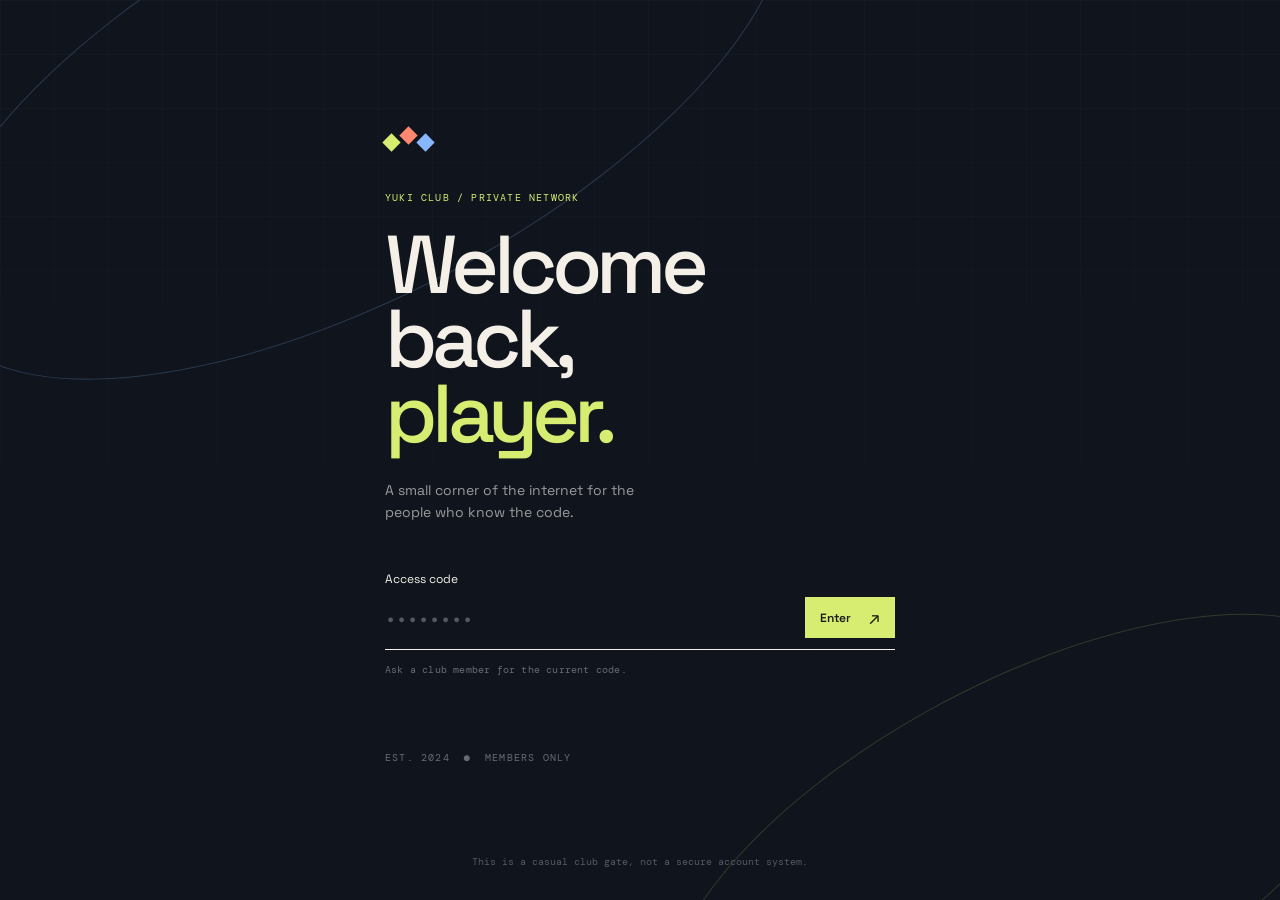
<file: index.html>
<!doctype html>
<html lang="en">
  <head>
    <meta charset="UTF-8" />
    <meta name="viewport" content="width=device-width, initial-scale=1.0" />
    <meta name="theme-color" content="#0c1017" />
    <title>Yuki Club OS</title>
    <link rel="preconnect" href="https://fonts.googleapis.com" />
    <link rel="preconnect" href="https://fonts.gstatic.com" crossorigin />
    <link href="https://fonts.googleapis.com/css2?family=DM+Mono:wght@400;500&family=Space+Grotesk:wght@400;500;600;700&display=swap" rel="stylesheet" />
    <link rel="stylesheet" href="styles.css" />
  </head>
  <body>
    <main id="gate" class="gate-screen">
      <div class="gate-grid"></div>
      <div class="gate-orbit orbit-one"></div>
      <div class="gate-orbit orbit-two"></div>
      <section class="gate-card" aria-labelledby="gate-title">
        <div class="brand-mark" aria-hidden="true"><span></span><span></span><span></span></div>
        <p class="eyebrow">YUKI CLUB / PRIVATE NETWORK</p>
        <h1 id="gate-title">Welcome back,<br /><em>player.</em></h1>
        <p class="gate-copy">A small corner of the internet for the people who know the code.</p>
        <form id="access-form" class="access-form">
          <label for="access-code">Access code</label>
          <div class="code-row">
            <input id="access-code" name="access-code" type="password" autocomplete="off" placeholder="••••••••" autofocus />
            <button type="submit" aria-label="Enter Yuki Club"><span>Enter</span><strong>↗</strong></button>
          </div>
          <p id="gate-message" class="form-message" role="status">Ask a club member for the current code.</p>
        </form>
        <div class="gate-footer"><span>EST. 2024</span><span>●</span><span>MEMBERS ONLY</span></div>
      </section>
      <p class="gate-note">This is a casual club gate, not a secure account system.</p>
    </main>

    <main id="desktop" class="desktop hidden" aria-label="Yuki Club desktop">
      <div class="wallpaper-noise"></div>
      <div class="desktop-icons" aria-label="Desktop apps">
        <button class="desktop-icon" id="sites-app">
          <span class="desktop-icon-art sites-art">↗</span>
          <strong>Unlocked<br />Sites</strong>
        </button>
        <button class="desktop-icon" id="chat-app">
          <span class="desktop-icon-art chat-art">≋</span>
          <strong>Yuki Chat</strong>
        </button>
        <button class="desktop-icon" id="steam-app">
          <span class="desktop-icon-art steam-art">S</span>
          <strong>Steam (but<br />funnier)</strong>
        </button>
        <button class="desktop-icon" id="games-folder">
          <span class="desktop-icon-art folder-art">▰</span>
          <strong>Game Shelf</strong>
        </button>
        <button class="desktop-icon" id="notes-app">
          <span class="desktop-icon-art notes-art">≡</span>
          <strong>club_notes.txt</strong>
        </button>
      </div>
      <header class="topbar">
        <div class="topbar-left"><button class="apple-button" id="apple-menu" aria-label="Open system menu">◒</button><span class="active-app">Yuki Club OS</span></div>
        <div class="topbar-right"><span class="connection"><i></i> CLUB-NET</span><span id="clock">09:41</span><button id="lock-button" class="icon-button" aria-label="Lock screen">⌑</button></div>
      </header>

      <section class="desktop-content">
        <div class="desktop-intro">
          <div><p class="eyebrow">YUKI OS / HOME</p><h2>Make some<br /><em>noise.</em></h2></div>
          <div class="intro-meta"><span class="live-dot"></span><span>6 players online</span><small>THU · 04 SEP 2026</small></div>
        </div>
        <div class="toolbar">
          <div class="search-wrap"><span>⌕</span><input id="game-search" type="search" placeholder="Find a game" /></div>
          <div class="filter-tabs" role="tablist" aria-label="Game categories"><button class="filter active" data-filter="all">All games</button><button class="filter" data-filter="arcade">Arcade</button><button class="filter" data-filter="quick">Quick play</button></div>
        </div>
        <div class="section-heading"><span>THE SHELF</span><span id="game-count">15 TITLES</span></div>
        <div id="game-grid" class="game-grid"></div>
      </section>

      <aside class="side-panel" aria-label="Club activity"><div class="panel-label">NOW PLAYING <span class="pulse"></span></div><div class="now-playing"><div class="mini-art art-green">◒</div><div><strong>Club session</strong><span>Waiting for players</span></div></div><div class="panel-rule"></div><div class="panel-label">UP NEXT</div><div class="queue-item"><span class="queue-number">01</span><div><strong>Choose your fighter</strong><span>Open a game to start</span></div><span class="queue-arrow">↗</span></div><div class="panel-rule"></div><div class="quote">“The best games are the ones you talk about tomorrow.”<span>— CLUB NOTE 014</span></div></aside>
      <nav class="dock" aria-label="Quick launch"><button class="dock-icon dock-home" data-action="home" aria-label="Home">⌂</button><button class="dock-icon" data-action="search" aria-label="Search games">⌕</button><span class="dock-divider"></span><button class="dock-icon dock-activity" data-action="activity" aria-label="Activity">✦</button><button class="dock-icon" data-action="lock" aria-label="Lock screen">⌑</button></nav>
      <div id="system-menu" class="system-menu hidden"><strong>Yuki Club OS</strong><button id="menu-lock">Lock screen <span>⌘ L</span></button><button id="menu-exit">Exit to gate <span>↗</span></button></div>
      <div id="sites-window" class="sites-window hidden" role="dialog" aria-modal="true" aria-labelledby="sites-title"><div class="sites-titlebar"><div class="window-controls"><button class="window-close" id="close-sites" aria-label="Close Unlocked Sites">×</button><span></span><span></span></div><strong id="sites-title">Unlocked Sites</strong><span class="steam-build">club-only shortcuts</span></div><div class="sites-body"><p class="eyebrow">YUKI OS / UNLOCKED</p><h3>Things worth<br /><em>clicking.</em></h3><p class="sites-note">Private links will appear here when the club adds them.</p><div id="sites-grid" class="sites-grid"></div></div></div>
      <div id="chat-window" class="chat-window hidden" role="dialog" aria-modal="true" aria-labelledby="chat-title"><div class="chat-titlebar"><div class="window-controls"><button class="window-close" id="close-chat" aria-label="Close Yuki Chat">×</button><span></span><span></span></div><strong id="chat-title">Yuki Chat</strong><span class="chat-build">club comms / <span id="chat-connection">LOCAL</span></span></div><div class="chat-body"><aside class="chat-serverbar"><div class="server-mark">Y</div><div class="server-separator"></div><button class="server-dot active">GC</button><button class="server-dot">+</button></aside><aside class="channel-sidebar"><div class="channel-heading"><strong>YUKI CLUB</strong><span>⌄</span></div><div class="channel-section">TEXT CHANNELS <button>+</button></div><button class="channel active"># general</button><button class="channel"># game-talk</button><button class="channel"># clips-and-wins</button><div class="channel-section voice-heading">VOICE <button>+</button></div><button class="channel">◖ lounge</button><div class="chat-user"><span class="user-avatar" id="chat-user-avatar">?</span><div><strong id="chat-user-name">Guest</strong><small>online</small></div><button id="chat-change-name" aria-label="Change display name">⚙</button></div></aside><section class="chat-main"><header class="chat-header"><div><strong># general</strong><span id="chat-topic">the lobby for excellent decisions</span></div><div class="chat-header-actions"><span id="chat-member-count">1 online</span><button aria-label="Search chat">⌕</button><button aria-label="Pinned messages">⌑</button></div></header><div id="chat-messages" class="chat-messages"></div><form id="chat-form" class="chat-compose"><button type="button" id="chat-add" aria-label="Add attachment">+</button><input id="chat-input" autocomplete="off" maxlength="500" placeholder="Message #general" /><button type="submit" aria-label="Send message">↗</button></form></section><aside class="member-sidebar"><div class="member-title">ONLINE — <span id="member-title-count">1</span></div><div id="member-list"></div></aside></div></div>
      <div id="name-modal" class="name-modal hidden" role="dialog" aria-modal="true" aria-labelledby="name-title"><div class="name-card"><p class="eyebrow">YUKI CHAT / FIRST RUN</p><h3 id="name-title">What should<br /><em>we call you?</em></h3><p>Your name is only used for this club chat and can be changed later.</p><form id="name-form"><input id="name-input" maxlength="24" required autocomplete="nickname" placeholder="display name" /><button type="submit">Enter chat ↗</button></form></div></div>
      <div id="steam-window" class="steam-window hidden" role="dialog" aria-modal="true" aria-labelledby="steam-title"><div class="steam-titlebar"><div class="window-controls"><button class="window-close" id="close-steam" aria-label="Close Steam (but funnier)">×</button><span></span><span></span></div><strong id="steam-title">Steam (but funnier)</strong><span class="steam-build">v0.15 / definitely legal</span></div><div class="steam-body"><aside class="steam-sidebar"><strong>LIBRARY</strong><button class="steam-nav active">All games <span id="steam-count">15</span></button><button class="steam-nav">Recently played</button><button class="steam-nav">Favorites</button><div class="steam-sidebar-note">The games are real.<br />The store is not.</div><div class="import-tools"><label class="import-button">+ Add HTML game<input id="html-import" type="file" accept=".html,.htm" multiple /></label><label class="import-button">+ Add game folder<input id="folder-import" type="file" accept=".html,.htm" webkitdirectory directory multiple /></label><small>Saved only in this browser.</small></div></aside><section class="steam-library"><div class="steam-library-head"><div><p class="eyebrow">YUKI OS APP / LIBRARY</p><h3>Pick something<br /><em>dangerous.</em></h3></div><span class="steam-status">● ONLINE</span></div><div id="steam-grid" class="steam-grid"></div></section></div></div>
      <div id="game-window" class="game-window hidden" role="dialog" aria-modal="true" aria-labelledby="window-title"><div class="window-bar"><div class="window-controls"><button class="window-close" id="close-game" aria-label="Close game">×</button><button class="window-minimize" id="minimize-game" aria-label="Minimize game">−</button><button class="window-maximize" id="maximize-game" aria-label="Maximize game">□</button></div><strong id="window-title">Game</strong><div class="window-actions"><button id="open-game-tab" class="source-button">Open tab ↗</button><button id="open-source" class="source-button">Source ↗</button></div></div><div class="window-body"><div id="game-loader">Loading game...</div><div id="game-fallback" class="game-fallback hidden"><strong>This game blocked the in-app window.</strong><button id="fallback-game-tab">Open game in new tab ↗</button></div><iframe id="game-frame" title="YukiOS game" allow="fullscreen"></iframe></div></div>
    </main>
    <script src="app.js"></script>
  </body>
</html>
</file>
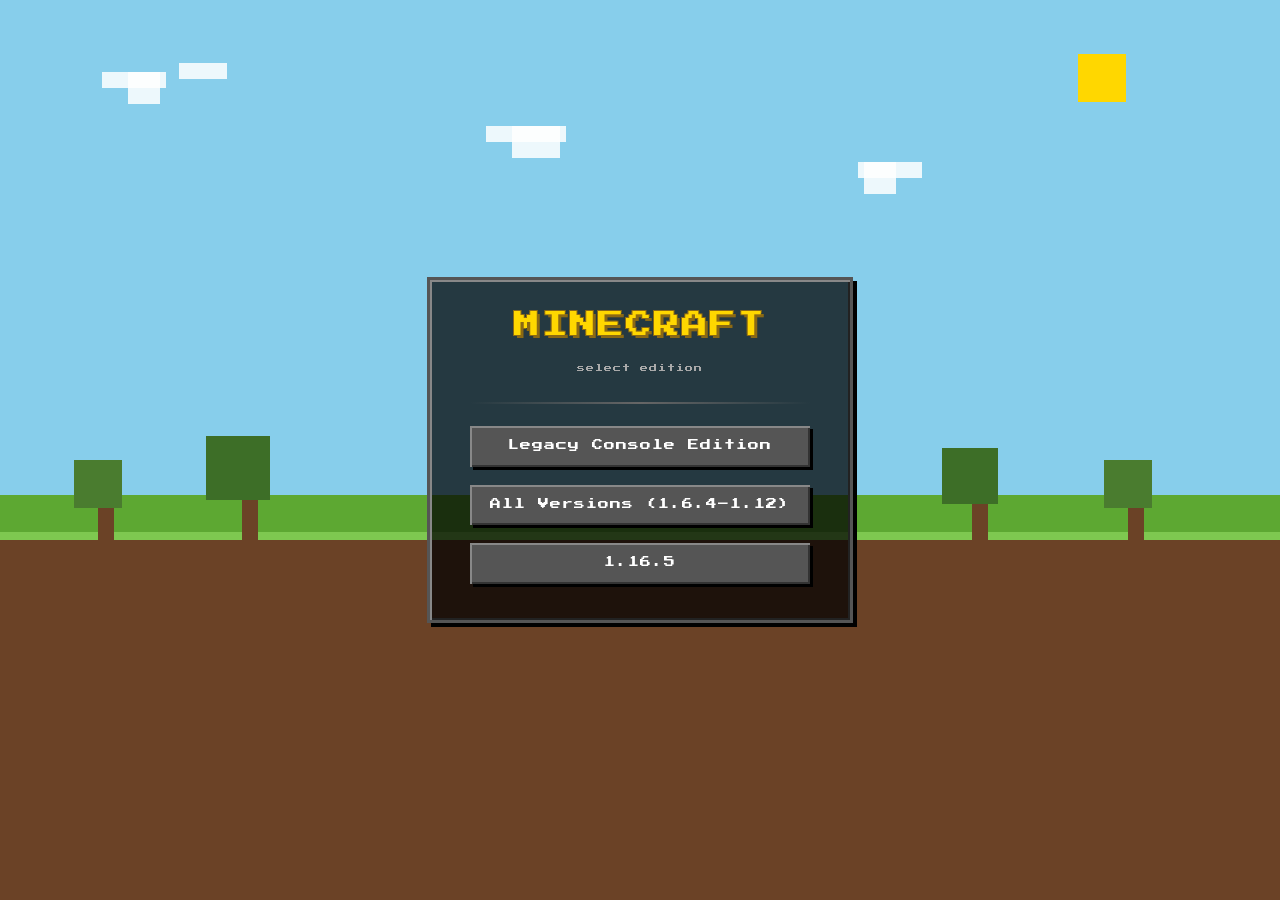
<file: games/minecraft/index.html>
<!doctype html>
<html lang="en">
  <head>
    <meta charset="UTF-8" />
    <meta name="viewport" content="width=device-width, initial-scale=1.0" />
    <title>Minecraft</title>
    <style>
      @import url("https://fonts.googleapis.com/css2?family=Press+Start+2P&display=swap");

      * {
        box-sizing: border-box;
        margin: 0;
        padding: 0;
      }

      html,
      body {
        width: 100%;
        height: 100%;
        overflow: hidden;
        background: #000;
        image-rendering: pixelated;
      }

      #bg {
        position: fixed;
        inset: 0;
        background: linear-gradient(
          180deg,
          #87ceeb 0%,
          #87ceeb 55%,
          #5da832 55%,
          #5da832 60%,
          #6b4226 60%,
          #6b4226 100%
        );
        overflow: hidden;
      }

      .cloud {
        position: absolute;
        background: #fff;
        opacity: 0.85;
        image-rendering: pixelated;
      }

      .sun {
        position: absolute;
        top: 6%;
        right: 12%;
        width: 48px;
        height: 48px;
        background: #ffd700;
        image-rendering: pixelated;
      }

      .grass-top {
        position: absolute;
        bottom: 40%;
        left: 0;
        right: 0;
        height: 8px;
        background: #7ec850;
      }

      .pixel-tree {
        position: absolute;
        bottom: 40%;
      }
      .tree-trunk {
        width: 16px;
        height: 32px;
        background: #6b4226;
        margin: 0 auto;
      }
      .tree-leaves {
        width: 48px;
        height: 48px;
        background: #4a7c2f;
        margin-left: -16px;
        margin-top: -32px;
      }

      iframe {
        width: 100%;
        height: 100%;
        border: none;
        display: block;
      }

      #menu {
        position: fixed;
        inset: 0;
        display: flex;
        flex-direction: column;
        justify-content: center;
        align-items: center;
        z-index: 20;
      }

      .mc-panel {
        background: rgba(0, 0, 0, 0.72);
        border: 3px solid #555;
        box-shadow:
          inset 2px 2px 0 #888,
          inset -2px -2px 0 #222,
          4px 4px 0 #000;
        padding: 32px 40px 36px;
        display: flex;
        flex-direction: column;
        align-items: center;
        gap: 18px;
        min-width: 360px;
      }

      .mc-title {
        font-family: "Press Start 2P", monospace;
        font-size: 26px;
        color: #ffd700;
        text-shadow:
          3px 3px 0 #8b6914,
          -1px -1px 0 #8b6914,
          1px -1px 0 #8b6914,
          -1px 1px 0 #8b6914;
        letter-spacing: 2px;
        margin-bottom: 8px;
        text-align: center;
      }

      .mc-subtitle {
        font-family: "Press Start 2P", monospace;
        font-size: 8px;
        color: #aaa;
        margin-bottom: 8px;
        letter-spacing: 1px;
      }

      .mc-btn {
        font-family: "Press Start 2P", monospace;
        font-size: 11px;
        color: #fff;
        background: #555;
        border: none;
        padding: 12px 20px;
        cursor: pointer;
        width: 100%;
        text-align: center;
        box-shadow:
          inset 2px 2px 0 #888,
          inset -2px -2px 0 #333,
          3px 3px 0 #000;
        letter-spacing: 1px;
        line-height: 1.5;
      }

      .mc-btn:hover {
        background: #6a8fad;
        box-shadow:
          inset 2px 2px 0 #a0c0e0,
          inset -2px -2px 0 #2a4a6a,
          3px 3px 0 #000;
        color: #fff;
      }

      .mc-btn:active {
        box-shadow:
          inset -2px -2px 0 #888,
          inset 2px 2px 0 #333,
          1px 1px 0 #000;
        transform: translate(2px, 2px);
      }

      .mc-divider {
        width: 100%;
        height: 2px;
        background: linear-gradient(90deg, transparent, #666, transparent);
        margin: 4px 0;
      }

      .disclaimer {
        position: fixed;
        top: 16px;
        left: 50%;
        transform: translateX(-50%);
        font-family: "Press Start 2P", monospace;
        font-size: 9px;
        background: rgba(0, 0, 0, 0.85);
        color: #aaa;
        padding: 12px 18px;
        border: 2px solid #555;
        box-shadow: 3px 3px 0 #000;
        z-index: 10;
        opacity: 1;
        transition: opacity 0.6s ease;
        pointer-events: none;
        white-space: nowrap;
        letter-spacing: 1px;
      }

      .disclaimer.hide {
        opacity: 0;
      }

      #gameFrame {
        display: none;
        width: 100%;
        height: 100%;
        border: none;
      }
    </style>
  </head>
  <body>
    <div id="bg">
      <div class="sun"></div>
      <div
        class="cloud"
        style="top: 8%; left: 8%; width: 64px; height: 16px"
      ></div>
      <div
        class="cloud"
        style="top: 8%; left: 10%; width: 32px; height: 32px"
      ></div>
      <div
        class="cloud"
        style="top: 7%; left: 14%; width: 48px; height: 16px"
      ></div>
      <div
        class="cloud"
        style="top: 14%; left: 38%; width: 80px; height: 16px"
      ></div>
      <div
        class="cloud"
        style="top: 14%; left: 40%; width: 48px; height: 32px"
      ></div>
      <div
        class="cloud"
        style="top: 18%; right: 28%; width: 64px; height: 16px"
      ></div>
      <div
        class="cloud"
        style="top: 18%; right: 30%; width: 32px; height: 32px"
      ></div>
      <div class="grass-top"></div>
      <div class="pixel-tree" style="left: 7%">
        <div class="tree-leaves"></div>
        <div class="tree-trunk"></div>
      </div>
      <div class="pixel-tree" style="left: 18%">
        <div
          class="tree-leaves"
          style="
            width: 64px;
            height: 64px;
            margin-left: -24px;
            margin-top: -48px;
            background: #3d6e27;
          "
        ></div>
        <div class="tree-trunk" style="height: 40px"></div>
      </div>
      <div class="pixel-tree" style="right: 10%">
        <div class="tree-leaves"></div>
        <div class="tree-trunk"></div>
      </div>
      <div class="pixel-tree" style="right: 22%">
        <div
          class="tree-leaves"
          style="
            width: 56px;
            height: 56px;
            margin-left: -20px;
            margin-top: -40px;
            background: #3d6e27;
          "
        ></div>
        <div class="tree-trunk" style="height: 36px"></div>
      </div>
    </div>

    <div id="menu">
      <div class="mc-panel">
        <div class="mc-title">MINECRAFT</div>
        <div class="mc-subtitle">select edition</div>
        <div class="mc-divider"></div>
        <button class="mc-btn" onclick="loadGame('lce')">
          Legacy Console Edition
        </button>
        <button class="mc-btn" onclick="loadGame('selenite')">
          All Versions (1.6.4–1.12)
        </button>
        <button class="mc-btn" onclick="loadGame('eagler1-16-5')">
          1.16.5
        </button>
        
      </div>
    </div>

    <div class="disclaimer" id="disclaimer" style="display: none">
      powered by selenite.cc
    </div>
    <iframe id="gameFrame" allowfullscreen></iframe>

    <script>
      const menu = document.getElementById("menu");
      const frame = document.getElementById("gameFrame");
      const disclaimer = document.getElementById("disclaimer");

      function loadGame(type) {
        menu.style.display = "none";
        document.getElementById("bg").style.display = "none";
        frame.style.display = "block";

        if (type === "lce") {
          fetch(
            "https://cdn.jsdelivr.net/gh/reeyuki/yukios-games@main/minecraft/lce.html",
          )
            .then((r) => r.text())
            .then((html) => {
              const blob = new Blob([html], { type: "text/html" });
              const url = URL.createObjectURL(blob);
              window.open(url, "_blank");
            });
          return;
        }

        if (type === "selenite") {
          frame.src = "https://selenite.cc/resources/semag/eag/index.html";
          disclaimer.style.display = "block";
          setTimeout(() => {
            disclaimer.classList.add("hide");
            setTimeout(() => disclaimer.remove(), 600);
          }, 3000);
        }
        if (type === "eagler1-16-5") {
          frame.src = "https://techyako.github.io/Eaglercraft-1.16.5";
          disclaimer.style.display = "block";
          setTimeout(() => {
            disclaimer.classList.add("hide");
            setTimeout(() => disclaimer.remove(), 600);
          }, 3000);
        }
      }
    </script>
  </body>
</html>
</file>
<file: styles.css>
:root {
  --ink: #f4f0e7;
  --muted: #9b9a9c;
  --dim: #696a72;
  --line: rgba(244, 240, 231, 0.14);
  --paper: #f4f0e7;
  --night: #0c1017;
  --blue: #86b7ff;
  --acid: #d6ed72;
  --coral: #ff886f;
  --violet: #b9a5ff;
}
* { box-sizing: border-box; }
body { margin: 0; color: var(--ink); background: var(--night); font-family: "Space Grotesk", sans-serif; }
button, input { font: inherit; }
button { cursor: pointer; }
.hidden { display: none !important; }
.gate-screen { min-height: 100vh; display: grid; place-items: center; overflow: hidden; position: relative; background: #10151d; }
.gate-grid { position: absolute; inset: 0; opacity: .25; background-image: linear-gradient(rgba(255,255,255,.08) 1px, transparent 1px), linear-gradient(90deg, rgba(255,255,255,.08) 1px, transparent 1px); background-size: 54px 54px; mask-image: linear-gradient(to bottom, black, transparent 90%); }
.gate-orbit { position: absolute; border: 1px solid rgba(134,183,255,.22); border-radius: 50%; transform: rotate(-28deg); }
.orbit-one { width: 74vw; height: 31vw; top: -8vw; left: -9vw; }
.orbit-two { width: 62vw; height: 27vw; bottom: -10vw; right: -11vw; border-color: rgba(214,237,114,.17); }
.gate-card { z-index: 1; width: min(510px, calc(100vw - 40px)); padding: 48px 0; animation: rise .7s ease both; }
.brand-mark { display: flex; gap: 4px; margin-bottom: 42px; }
.brand-mark span { width: 13px; height: 13px; display: block; background: var(--acid); transform: rotate(45deg); }
.brand-mark span:nth-child(2) { background: var(--coral); transform: translateY(-7px) rotate(45deg); }
.brand-mark span:nth-child(3) { background: var(--blue); }
.eyebrow, .panel-label, .section-heading, .gate-footer, .intro-meta, .form-message { font-family: "DM Mono", monospace; letter-spacing: .12em; font-size: 10px; }
.eyebrow { color: var(--acid); margin: 0 0 24px; }
.gate-card h1 { font-size: clamp(52px, 8vw, 82px); line-height: .91; letter-spacing: -.07em; margin: 0; font-weight: 500; }
em { color: var(--acid); font-style: normal; }
.gate-copy { color: var(--muted); line-height: 1.6; max-width: 290px; margin: 27px 0 48px; font-size: 14px; }
.access-form label { color: var(--paper); display: block; font-size: 12px; margin: 0 0 10px; }
.code-row { display: flex; border-bottom: 1px solid var(--paper); padding-bottom: 11px; }
.code-row input { background: transparent; color: var(--paper); border: 0; outline: 0; min-width: 0; flex: 1; font-size: 20px; letter-spacing: .2em; }
.code-row input::placeholder { color: #555861; }
.code-row button { border: 0; background: var(--acid); color: #171b13; padding: 9px 15px; display: flex; gap: 18px; align-items: center; font-weight: 600; font-size: 12px; }
.code-row button strong { font-size: 18px; font-weight: 400; }
.form-message { color: var(--dim); margin: 13px 0 0; letter-spacing: .02em; }
.form-message.error { color: var(--coral); }
.gate-footer { color: var(--dim); display: flex; gap: 14px; margin-top: 75px; }
.gate-note { position: absolute; bottom: 22px; left: 0; right: 0; text-align: center; color: #555861; font: 10px "DM Mono", monospace; }
@keyframes rise { from { opacity: 0; transform: translateY(18px); } to { opacity: 1; transform: none; } }
.desktop { min-height: 100vh; position: relative; overflow: hidden; background-color: #11151c; background-image: linear-gradient(rgba(10,14,20,.28), rgba(10,14,20,.52)), url("assets/916265-free-mac-os-x-desktop-backgrounds-1920x1200-retina.webp"), radial-gradient(circle at 13% 20%, rgba(134,183,255,.15), transparent 30%), linear-gradient(135deg, #101720 0%, #1d2732 56%, #11191f 100%); background-size: cover; background-position: center; background-attachment: fixed; }
.wallpaper-noise { position: absolute; inset: 0; opacity: .17; background-image: repeating-linear-gradient(120deg, transparent 0 3px, rgba(255,255,255,.04) 4px 5px); pointer-events: none; }
.desktop-icons { position: absolute; z-index: 2; top: 86px; left: 28px; display: grid; gap: 22px; width: 92px; }
.desktop-icon { display: grid; justify-items: center; gap: 8px; width: 92px; padding: 5px 2px; color: var(--paper); background: transparent; border: 1px solid transparent; text-shadow: 0 1px 3px #000; }
.desktop-icon:hover, .desktop-icon:focus-visible { background: rgba(134,183,255,.16); border-color: rgba(134,183,255,.35); outline: 0; }
.desktop-icon strong { font-size: 10px; line-height: 1.25; font-weight: 500; text-align: center; }
.desktop-icon-art { width: 52px; height: 52px; display: grid; place-items: center; border: 1px solid rgba(255,255,255,.45); box-shadow: 0 7px 14px rgba(0,0,0,.3); font-size: 28px; font-weight: 700; }
.steam-art { border-radius: 12px; background: #a1c1ea; color: #213753; font-family: "DM Mono", monospace; }
.folder-art { background: #d7b45e; color: #6e4d17; clip-path: polygon(0 18%, 36% 18%, 45% 29%, 100% 29%, 100% 100%, 0 100%); }
.notes-art { background: #f0eee6; color: #30343b; }
.sites-art { border-radius: 12px; background: #d6ed72; color: #263019; font-family: "DM Mono", monospace; }
.chat-art { border-radius: 14px; background: #748be8; color: #fff; font-size: 34px; }
.steam-window { position: fixed; z-index: 7; inset: 7vh 7vw 8vh 13vw; background: #111923; border: 1px solid rgba(255,255,255,.24); box-shadow: 0 25px 90px rgba(0,0,0,.58); animation: rise .25s ease both; }
.steam-titlebar { height: 43px; display: flex; align-items: center; justify-content: space-between; padding: 0 15px; background: #202b38; border-bottom: 1px solid var(--line); font-size: 12px; }
.steam-titlebar .window-controls { width: 120px; }.steam-build { width: 120px; text-align: right; color: var(--dim); font: 9px "DM Mono", monospace; }
.steam-body { height: calc(100% - 43px); display: flex; min-height: 0; }.steam-sidebar { width: 165px; flex: 0 0 165px; padding: 25px 14px; background: #151e28; border-right: 1px solid var(--line); font: 10px "DM Mono", monospace; color: var(--dim); }.steam-sidebar > strong { display: block; color: var(--acid); letter-spacing: .12em; margin-bottom: 20px; }.steam-nav { border: 0; background: transparent; width: 100%; text-align: left; color: var(--muted); padding: 10px 8px; font: 10px "DM Mono", monospace; }.steam-nav span { float: right; color: var(--dim); }.steam-nav.active, .steam-nav:hover { color: var(--paper); background: rgba(255,255,255,.07); }.steam-sidebar-note { margin: 36px 8px 0; color: #646d78; line-height: 1.6; }.steam-library { padding: 27px 30px; flex: 1; min-width: 0; overflow: auto; }.steam-library-head { display: flex; justify-content: space-between; align-items: end; margin-bottom: 24px; }.steam-library-head .eyebrow { margin-bottom: 12px; }.steam-library-head h3 { margin: 0; font-weight: 500; font-size: 30px; line-height: .92; letter-spacing: -.06em; }.steam-status { color: var(--acid); font: 9px "DM Mono", monospace; }.steam-grid { display: grid; grid-template-columns: repeat(3, minmax(120px, 1fr)); gap: 20px; }.steam-grid .game-info strong { font-size: 12px; }.steam-grid .game-art { aspect-ratio: 1.25; font-size: 36px; }
.topbar { height: 53px; padding: 0 30px; display: flex; align-items: center; justify-content: space-between; border-bottom: 1px solid rgba(255,255,255,.09); position: relative; z-index: 2; font-size: 12px; }
.topbar-left, .topbar-right { display: flex; align-items: center; gap: 20px; }.topbar-right { color: #c7c9ca; gap: 21px; }.apple-button { background: transparent; color: var(--paper); border: 0; font-size: 21px; padding: 0; }.active-app { font-weight: 600; }.connection { font: 10px "DM Mono", monospace; color: var(--acid); }.connection i, .live-dot, .pulse { display: inline-block; width: 6px; height: 6px; background: var(--acid); border-radius: 50%; margin-right: 7px; }.icon-button { background: transparent; border: 0; color: var(--paper); font-size: 20px; }
.desktop-content { position: relative; z-index: 1; width: min(880px, calc(100% - 430px)); margin: 0 0 0 8vw; padding: 8vh 0 100px; }.desktop-intro { display: flex; justify-content: space-between; align-items: end; margin-bottom: 45px; }.desktop-intro h2 { font-size: clamp(50px, 6vw, 78px); font-weight: 500; letter-spacing: -.08em; line-height: .86; margin: 0; }.intro-meta { display: grid; grid-template-columns: auto auto; color: var(--muted); line-height: 1.6; }.intro-meta .live-dot { grid-row: 1 / span 2; align-self: center; }.intro-meta small { grid-column: 2; color: var(--dim); font-size: 9px; }.toolbar { display: flex; justify-content: space-between; align-items: center; gap: 20px; margin-bottom: 22px; }.search-wrap { border: 1px solid var(--line); width: 220px; display: flex; align-items: center; gap: 9px; padding: 0 11px; color: var(--muted); }.search-wrap input { border: 0; outline: 0; color: var(--paper); background: transparent; width: 100%; padding: 10px 0; font-size: 12px; }.search-wrap input::placeholder { color: var(--dim); }.filter-tabs { display: flex; gap: 21px; }.filter { background: transparent; border: 0; color: var(--dim); padding: 8px 0; font-size: 11px; }.filter.active { color: var(--paper); border-bottom: 1px solid var(--acid); }.section-heading { display: flex; justify-content: space-between; color: var(--muted); padding: 0 0 13px; border-bottom: 1px solid var(--line); }.section-heading span:last-child { color: var(--dim); }.game-grid { display: grid; grid-template-columns: repeat(3, 1fr); gap: 21px; padding-top: 20px; }.game-card { min-width: 0; animation: rise .5s ease both; }.game-art { aspect-ratio: 1.22; display: grid; place-items: center; position: relative; overflow: hidden; font-size: 50px; color: #fff; }.game-art::after { content: ""; position: absolute; inset: 0; background: repeating-linear-gradient(45deg, transparent 0 12px, rgba(255,255,255,.08) 13px 14px); }.art-pink { background: #ce5870; }.art-blue { background: #527ea8; }.art-yellow { background: #c29c51; }.art-green { background: #6d976c; }.art-orange { background: #c66b48; }.art-purple { background: #80679c; }.game-art span { z-index: 1; border: 2px solid rgba(255,255,255,.75); padding: 9px 12px; font: 12px "DM Mono", monospace; transform: rotate(-8deg); }.game-info { display: flex; justify-content: space-between; align-items: start; padding: 11px 0; }.game-info strong { font-size: 14px; font-weight: 500; }.game-info small { color: var(--dim); font: 10px "DM Mono", monospace; display: block; margin-top: 5px; }.play-button { background: transparent; border: 1px solid var(--line); color: var(--paper); height: 29px; width: 29px; font-size: 17px; }.play-button:hover { background: var(--acid); color: #182014; border-color: var(--acid); }
.desktop-content, .side-panel { display: none; }
.side-panel { position: absolute; z-index: 1; top: 15vh; right: 5vw; width: 260px; padding-left: 25px; border-left: 1px solid var(--line); color: var(--muted); }.panel-label { color: var(--dim); margin-bottom: 18px; }.pulse { background: var(--coral); margin-left: 6px; animation: blink 1.6s infinite; }.now-playing, .queue-item { display: flex; gap: 12px; align-items: center; }.now-playing strong, .queue-item strong { color: var(--paper); display: block; font-size: 12px; font-weight: 500; }.now-playing span, .queue-item span { display: block; font: 10px "DM Mono", monospace; color: var(--dim); margin-top: 5px; }.mini-art { width: 43px; height: 43px; display: grid; place-items: center; color: #fff; font-size: 23px; }.panel-rule { border-top: 1px solid var(--line); margin: 28px 0; }.queue-number { color: var(--acid) !important; margin: 0 !important; }.queue-arrow { margin-left: auto; color: var(--paper) !important; font-size: 18px !important; }.quote { color: var(--paper); font-size: 13px; line-height: 1.5; max-width: 190px; }.quote span { display: block; color: var(--dim); font: 9px "DM Mono", monospace; margin-top: 13px; }
.dock { position: fixed; z-index: 4; bottom: 23px; left: 50%; transform: translateX(-50%); display: flex; gap: 7px; padding: 7px; border: 1px solid rgba(255,255,255,.18); background: rgba(12,16,23,.76); backdrop-filter: blur(12px); }.dock-icon { width: 39px; height: 39px; background: transparent; border: 0; color: var(--muted); font-size: 20px; }.dock-icon:hover, .dock-home { color: var(--acid); background: rgba(255,255,255,.08); }.dock-divider { width: 1px; margin: 5px 2px; background: var(--line); }.system-menu { position: fixed; z-index: 6; top: 47px; left: 22px; width: 190px; padding: 15px; background: rgba(20,26,34,.97); border: 1px solid var(--line); box-shadow: 0 15px 40px rgba(0,0,0,.3); }.system-menu strong { display: block; font-size: 12px; margin-bottom: 13px; }.system-menu button { width: 100%; display: flex; justify-content: space-between; color: var(--muted); background: transparent; border: 0; padding: 8px 0; text-align: left; font-size: 11px; }.system-menu button:hover { color: var(--acid); }.system-menu span { color: var(--dim); font: 9px "DM Mono", monospace; }
.game-window { position: fixed; z-index: 8; width: min(930px, calc(100vw - 50px)); height: min(650px, calc(100vh - 100px)); left: 50%; top: 50%; transform: translate(-50%, -50%); background: #131920; border: 1px solid rgba(255,255,255,.25); box-shadow: 0 24px 80px rgba(0,0,0,.55); }.window-bar { height: 43px; display: flex; align-items: center; justify-content: space-between; padding: 0 14px; background: #222c37; border-bottom: 1px solid var(--line); font-size: 12px; }.window-controls { display: flex; gap: 6px; align-items: center; width: 120px; }.window-controls span, .window-close { width: 11px; height: 11px; border-radius: 50%; border: 0; padding: 0; background: var(--coral); display: block; }.window-controls span:nth-child(2) { background: var(--acid); }.window-controls span:nth-child(3) { background: var(--blue); }.window-close { color: transparent; }.source-button { width: 120px; text-align: right; border: 0; background: transparent; color: var(--muted); font: 10px "DM Mono", monospace; }.window-body { position: relative; height: calc(100% - 43px); }.window-body iframe { width: 100%; height: 100%; border: 0; background: #fff; }.window-body iframe.loading { opacity: 0; }.window-body #game-loader { position: absolute; inset: 0; display: grid; place-items: center; color: var(--acid); font: 11px "DM Mono", monospace; pointer-events: none; }.window-body iframe:not(.loading) + #game-loader { display: none; }
.game-actions { display: flex; gap: 5px; }.remove-game { width: 29px; height: 29px; border: 1px solid var(--line); background: transparent; color: var(--coral); font-size: 15px; }.remove-game:hover { background: var(--coral); border-color: var(--coral); color: #201214; }
.game-window.minimized { display: none !important; }.game-window.maximized { inset: 53px 0 0; width: auto; height: auto; transform: none; }.window-minimize, .window-maximize { width: 11px; height: 11px; border-radius: 50%; border: 0; padding: 0; color: transparent; }.window-minimize { background: var(--acid); }.window-maximize { background: var(--blue); }
.sites-window { position: fixed; z-index: 8; inset: 14vh 18vw 16vh 20vw; background: #151d28; border: 1px solid rgba(255,255,255,.24); box-shadow: 0 25px 90px rgba(0,0,0,.62); animation: rise .25s ease both; }.sites-titlebar { height: 43px; display: flex; align-items: center; justify-content: space-between; padding: 0 15px; background: #202b38; border-bottom: 1px solid var(--line); font-size: 12px; }.sites-titlebar .window-controls { width: 120px; }.sites-body { padding: 34px; }.sites-body h3 { margin: 0; font-size: 42px; font-weight: 500; letter-spacing: -.07em; line-height: .9; }.sites-note { color: var(--muted); font-size: 12px; margin: 16px 0 27px; }.sites-grid { display: grid; grid-template-columns: repeat(2, 1fr); gap: 12px; }.site-tile { min-height: 108px; position: relative; display: grid; align-content: end; gap: 5px; padding: 17px; color: var(--paper); background: #202b38; border: 1px solid var(--line); text-decoration: none; }.site-tile:hover { border-color: var(--acid); transform: translateY(-2px); }.site-tile.pending { opacity: .55; }.site-number { position: absolute; top: 13px; right: 14px; color: var(--acid); font: 9px "DM Mono", monospace; }.site-tile strong { font-size: 13px; font-weight: 500; }.site-tile small { color: var(--muted); font: 9px "DM Mono", monospace; }.site-tile b { position: absolute; bottom: 13px; right: 14px; color: var(--acid); font-weight: 400; }
 .art-red { background: #b84f4c; }
.import-tools { margin: 30px 8px 0; padding-top: 18px; border-top: 1px solid var(--line); display: grid; gap: 9px; }.import-button { display: block; color: var(--paper); border: 1px solid var(--line); padding: 9px 8px; cursor: pointer; font: 9px "DM Mono", monospace; }.import-button:hover { border-color: var(--acid); color: var(--acid); }.import-button input { display: none; }.import-tools small { color: #646d78; font: 8px "DM Mono", monospace; line-height: 1.4; }
.chat-window { position: fixed; z-index: 8; inset: 8vh 5vw 7vh 9vw; background: #111722; border: 1px solid rgba(255,255,255,.25); box-shadow: 0 25px 90px rgba(0,0,0,.62); animation: rise .25s ease both; }.chat-titlebar { height: 43px; display: flex; align-items: center; justify-content: space-between; padding: 0 15px; background: #202a39; border-bottom: 1px solid var(--line); font-size: 12px; }.chat-titlebar .window-controls { width: 120px; }.chat-build { width: 180px; text-align: right; color: var(--dim); font: 9px "DM Mono", monospace; }.chat-body { height: calc(100% - 43px); display: flex; min-height: 0; }.chat-serverbar { width: 66px; flex: 0 0 66px; padding: 14px 9px; background: #11151f; display: flex; flex-direction: column; align-items: center; gap: 11px; }.server-mark, .server-dot { width: 43px; height: 43px; display: grid; place-items: center; border: 0; border-radius: 14px; background: #252e40; color: var(--muted); font: 11px "DM Mono", monospace; }.server-mark { background: var(--acid); color: #172013; font-size: 20px; font-weight: 700; }.server-dot.active { border-radius: 14px 14px 14px 5px; color: var(--paper); background: #586eaa; }.server-dot:hover { border-radius: 14px 14px 14px 5px; background: #47536f; color: #fff; }.server-separator { width: 31px; height: 1px; background: var(--line); }.channel-sidebar { width: 205px; flex: 0 0 205px; background: #191f2a; color: var(--muted); position: relative; padding-bottom: 58px; }.channel-heading { height: 53px; padding: 0 15px; display: flex; align-items: center; justify-content: space-between; color: var(--paper); border-bottom: 1px solid rgba(0,0,0,.18); font-size: 12px; }.channel-section { display: flex; justify-content: space-between; align-items: center; padding: 19px 14px 7px; color: var(--dim); font: 9px "DM Mono", monospace; }.channel-section button { border: 0; background: transparent; color: var(--muted); font-size: 16px; }.channel { width: calc(100% - 18px); margin: 1px 9px; border: 0; background: transparent; color: var(--muted); text-align: left; padding: 8px; font: 11px "DM Mono", monospace; border-radius: 3px; }.channel.active, .channel:hover { background: rgba(255,255,255,.08); color: var(--paper); }.voice-heading { padding-top: 24px; }.chat-user { position: absolute; bottom: 0; left: 0; right: 0; min-height: 58px; padding: 9px; display: flex; align-items: center; gap: 8px; background: #151a23; }.user-avatar { width: 29px; height: 29px; display: grid; place-items: center; border-radius: 50%; background: var(--violet); color: #202031; font-size: 12px; font-weight: 700; }.chat-user strong, .chat-user small { display: block; }.chat-user strong { color: var(--paper); font-size: 10px; max-width: 98px; overflow: hidden; text-overflow: ellipsis; white-space: nowrap; }.chat-user small { color: var(--acid); font: 8px "DM Mono", monospace; margin-top: 3px; }.chat-user > button { margin-left: auto; border: 0; background: transparent; color: var(--muted); }.chat-main { flex: 1; min-width: 0; display: flex; flex-direction: column; background: #202733; }.chat-header { height: 53px; flex: 0 0 53px; padding: 0 18px; display: flex; align-items: center; justify-content: space-between; border-bottom: 1px solid rgba(0,0,0,.2); }.chat-header strong { font-size: 13px; }.chat-header span { color: var(--dim); font: 9px "DM Mono", monospace; margin-left: 12px; }.chat-header-actions { display: flex; align-items: center; gap: 13px; color: var(--dim); }.chat-header-actions button { border: 0; background: transparent; color: var(--muted); font-size: 18px; }.chat-messages { flex: 1; overflow: auto; padding: 17px 18px; }.chat-empty { height: 100%; display: grid; place-items: center; color: var(--dim); font: 10px "DM Mono", monospace; text-align: center; }.chat-message { display: grid; grid-template-columns: 33px 1fr; gap: 10px; padding: 8px 0; }.chat-message:hover { background: rgba(255,255,255,.025); }.message-avatar { width: 30px; height: 30px; display: grid; place-items: center; border-radius: 50%; background: #e18872; color: #251a1c; font-size: 11px; font-weight: 700; }.message-meta { display: flex; align-items: baseline; gap: 9px; }.message-meta strong { color: var(--paper); font-size: 12px; }.message-meta time { color: var(--dim); font: 8px "DM Mono", monospace; }.message-text { color: #c4c8cf; font-size: 12px; line-height: 1.5; margin-top: 3px; overflow-wrap: anywhere; }.chat-compose { margin: 0 17px 17px; min-height: 43px; display: flex; align-items: center; background: #161c26; border-radius: 4px; padding: 0 7px; }.chat-compose button { border: 0; background: transparent; color: var(--muted); font-size: 21px; }.chat-compose input { flex: 1; min-width: 0; border: 0; outline: 0; background: transparent; color: var(--paper); padding: 12px 8px; font-size: 12px; }.member-sidebar { width: 155px; flex: 0 0 155px; padding: 20px 13px; background: #191f2a; color: var(--muted); }.member-title { color: var(--dim); font: 9px "DM Mono", monospace; margin-bottom: 16px; }.member { display: flex; align-items: center; gap: 8px; padding: 6px 4px; }.member strong { color: var(--muted); font-size: 10px; overflow: hidden; text-overflow: ellipsis; white-space: nowrap; }.member .user-avatar { width: 25px; height: 25px; }.online-dot { width: 6px; height: 6px; margin-left: auto; border-radius: 50%; background: var(--acid); }
.name-modal { position: fixed; z-index: 12; inset: 0; display: grid; place-items: center; background: rgba(9,12,18,.7); backdrop-filter: blur(4px); }.name-card { width: min(410px, calc(100vw - 38px)); padding: 34px; background: #18202c; border: 1px solid var(--line); box-shadow: 0 25px 70px #07090d; }.name-card h3 { margin: 0; color: var(--paper); font-size: 39px; line-height: .93; font-weight: 500; letter-spacing: -.06em; }.name-card > p:not(.eyebrow) { color: var(--muted); font-size: 12px; line-height: 1.5; margin: 19px 0 26px; }.name-card form { display: flex; border-bottom: 1px solid var(--paper); padding-bottom: 8px; }.name-card input { min-width: 0; flex: 1; border: 0; outline: 0; background: transparent; color: var(--paper); font-size: 15px; }.name-card button { border: 0; background: var(--acid); color: #182014; padding: 9px 11px; font-size: 10px; font-weight: 600; }
@keyframes blink { 50% { opacity: .35; } }
.window-actions { display: flex; align-items: center; gap: 8px; }.game-fallback { position: absolute; inset: 0; z-index: 1; display: grid; place-content: center; justify-items: center; gap: 16px; color: var(--muted); font-size: 13px; background: #131920; }.game-fallback strong { color: var(--paper); font-weight: 500; }.game-fallback button { border: 0; background: var(--acid); color: #182014; padding: 10px 14px; font-size: 11px; font-weight: 600; }
@media (max-width: 900px) { .desktop-content { width: calc(100% - 48px); margin: 0 24px; padding-top: 7vh; }.side-panel { display: none; }.game-grid { grid-template-columns: repeat(3, 1fr); }.desktop-intro { margin-bottom: 35px; } }
@media (max-width: 560px) { .topbar { padding: 0 18px; }.active-app { display: none; }.topbar-right { gap: 9px; }.connection { display: none; }.desktop-icons { left: 12px; top: 75px; gap: 12px; }.desktop-content { width: calc(100% - 36px); margin: 0 18px; padding-top: 6vh; }.desktop-intro { display: block; }.intro-meta { margin-top: 24px; }.toolbar { display: block; }.search-wrap { width: 100%; margin-bottom: 14px; }.filter-tabs { justify-content: space-between; }.game-grid { grid-template-columns: repeat(2, 1fr); gap: 16px 12px; }.game-art { font-size: 34px; }.gate-card { padding: 30px 0; }.gate-footer { margin-top: 50px; }.steam-window { inset: 5vh 12px 8vh; }.steam-sidebar { width: 108px; flex-basis: 108px; padding: 18px 8px; }.steam-sidebar-note { display: none; }.steam-library { padding: 22px 16px; }.steam-library-head h3 { font-size: 24px; }.steam-grid { grid-template-columns: repeat(2, minmax(90px, 1fr)); gap: 13px 10px; }.steam-grid .game-art { font-size: 28px; }.game-window { width: calc(100vw - 24px); height: calc(100vh - 130px); }.window-controls { width: 55px; }.source-button { width: 90px; font-size: 9px; } }
</file>
